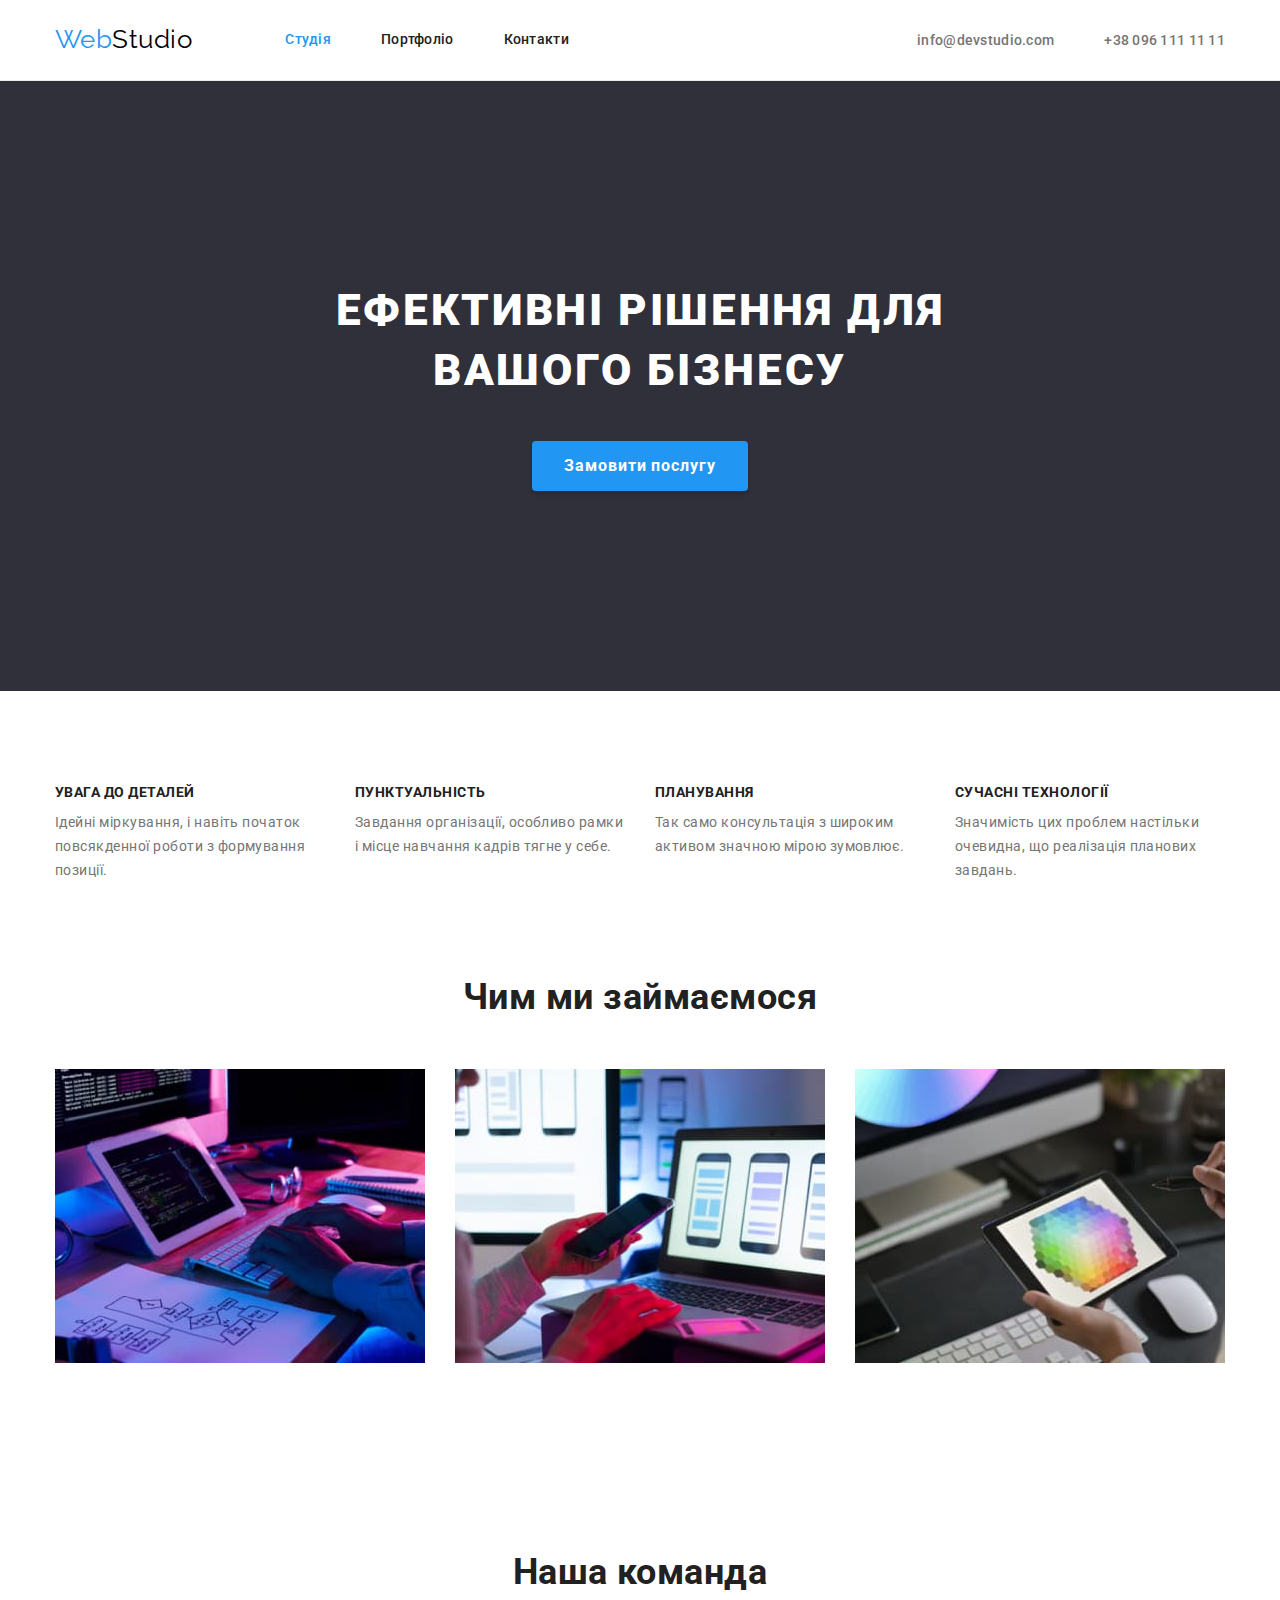
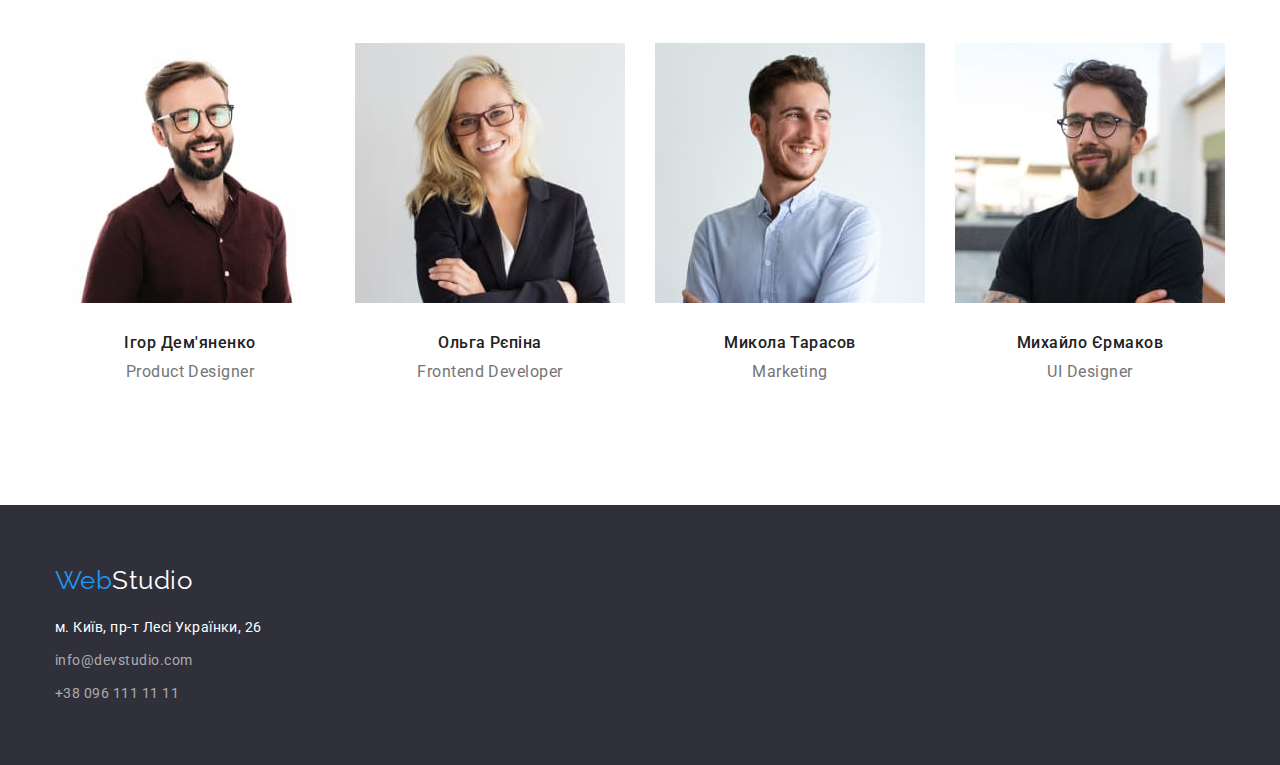
<file: index.html>
<!DOCTYPE html>
<html lang="uk">
  <head>
    <meta charset="UTF-8" />
    <meta http-equiv="X-UA-Compatible" content="IE=edge" />
    <meta name="viewport" content="width=device-width, initial-scale=1.0" />
    <title>WebStudio</title>
    <link rel="preconnect" href="https://fonts.googleapis.com" />
    <link rel="preconnect" href="https://fonts.gstatic.com" crossorigin />
    <link
      href="https://fonts.googleapis.com/css2?family=Raleway:wght@700&family=Roboto:wght@400;500;700;900&display=swap"
      rel="stylesheet"
    />
    <link rel="stylesheet" href="https://cdnjs.cloudflare.com/ajax/libs/modern-normalize/1.1.0/modern-normalize.min.css">
    <link rel="stylesheet" href="./css/styles.css" />
  </head>
  <body>
    <header class="header">
      <div class="container header-pages">
        <nav class="site-nav">
          <a href="/" class="logo"><span class="logo-span">Web</span>Studio</a>
          <ul class="site-nav list">
            <li class="item">
              <a href="./index.html" class="link current">Студія</a>
            </li>
            <li class="item">
              <a href="./portfolio.html" class="link">Портфоліо</a>
            </li>
            <li class="item">
              <a href="/" class="link">Контакти</a>
            </li>
          </ul>
        </nav>
        <ul class="address-link list">
          <li class="item">
            <a href="mailto:info@devstudio.com" class="link">info@devstudio.com</a>
          </li>
          <li class="item">
            <a href="tel:+380961111111" class="link">+38 096 111 11 11</a>
          </li>
        </ul>
      </div>
    </header>
    <main>
      <section class="hero">
        <div class="container">
          <h1 class="hero-title">Ефективні рішення для вашого бізнесу</h1>
        </div>
        <div class="container">
          <button type="button" class="button primary">Замовити послугу</button>
        </div>
      </section>
      <section class="section feature">
        <div class="container">
          <ul class="feature-list list">
            <li class="item">
              <h3 class="title">Увага до деталей</h3>
              <p class="text">Ідейні міркування, і навіть початок повсякденної роботи з формування позиції.</p>
            </li>
            <li class="item">
              <h3 class="title">Пунктуальність</h3>
              <p class="text">Завдання організації, особливо рамки і місце навчання кадрів тягне у себе.</p>
            </li>
            <li class="item">
              <h3 class="title">Планування</h3>
              <p class="text">Так само консультація з широким активом значною мірою зумовлює.</p>
            </li>
            <li class="item">
              <h3 class="title">Сучасні технології</h3>
              <p>Значимість цих проблем настільки очевидна, що реалізація планових завдань.</p>
            </li>
          </ul>
        </div>
      </section>
      <section class="section">
        <div class="container works">
          <h2 class="section-title">Чим ми займаємося</h2>
          <ul class="works-list list">
            <li class="item">
              <img src="./images/box1.jpg" alt="Працюємо над симатичним та якісним кодом сайтів" width="370" />
            </li>
            <li class="item">
              <img src="./images/box2.jpg" alt="Створюємо мобільні застосунки" width="370" />
            </li>
            <li class="item">
              <img src="./images/box3.jpg" alt="Розробляємо дизайн сайтів" width="370" />
            </li>
          </ul>
        </div>
      </section>
      <section class="section-team">
        <div class="container team">
          <h2 class="section-title">Наша команда</h2>
          <ul class="team-list list">
            <li class="item">
              <img src="./images/teamcard1.jpg" alt="Ігор Дем'яненко на посаді Product Designer" width="270" />
              <div class="team-title-text">
                <h3 class="team-title">Ігор Дем'яненко</h3>
                <p class="team-text">Product Designer</p>
              </div>
            </li>
            <li class="item">
              <img src="./images/teamcard2.jpg" alt="Ольга Рєпіна на посаді Frontend Developer" width="270" />
              <div class="team-title-text">
                <h3 class="team-title">Ольга Рєпіна</h3>
                <p class="team-text">Frontend Developer</p>
              </div>
            </li>
            <li class="item">
              <img src="./images/teamcard3.jpg" alt="Микола Тарасов на посаді Marketing" width="270" />
              <div class="team-title-text">
                <h3 class="team-title">Микола Тарасов</h3>
                <p class="team-text">Marketing</p>
              </div>
            </li>
            <li class="item">
              <img src="./images/teamcard4.jpg" alt="Михайло Єрмаков на посаді UI Designer" width="270" />
              <div class="team-title-text">
                <h3 class="team-title">Михайло Єрмаков</h3>
                <p class="team-text">UI Designer</p>
              </div>
            </li>
          </ul>
        </div>
      </section>
    </main>
    <footer class="footer">
      <div class="container">
        <a href="/" class="footer-logo"><span class="logo-span">Web</span>Studio</a>
        <address>
          <ul class="footer-address">
            <li class="item">
              <a href="https://goo.gl/maps/CPtrU1FHBa2aNyZL9" class="footer-link" target="_blank"
                rel="noopener noreferrer nofollow">
                м. Київ, пр-т Лесі Українки, 26
              </a>
            </li>
            <li class="item">
              <a href="mailto:info@devstudio.com" class="link">info@devstudio.com</a>
            </li>
            <li class="item">
              <a href="tel:+380961111111" class="link">+38 096 111 11 11</a>
            </li>
          </ul>
        </address>
      </div>
    </footer>
  </body>
</html>
</file>
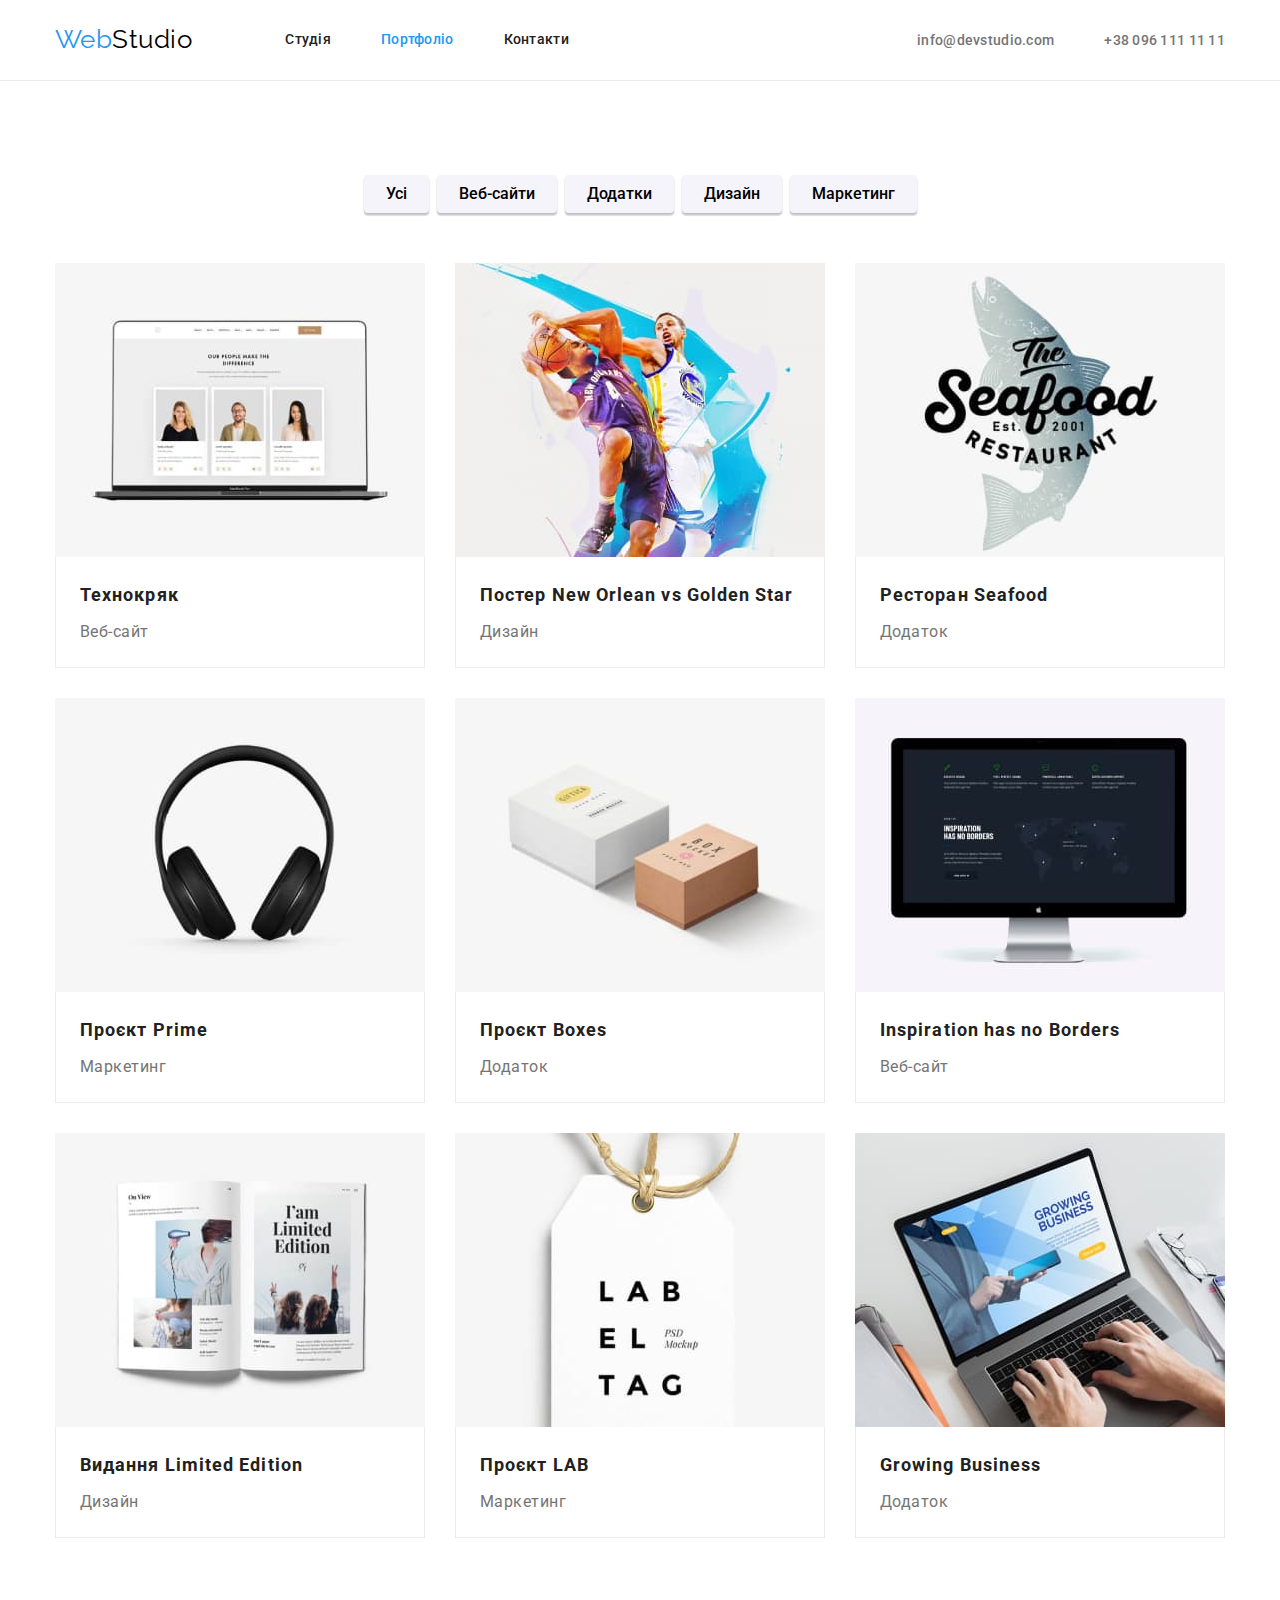
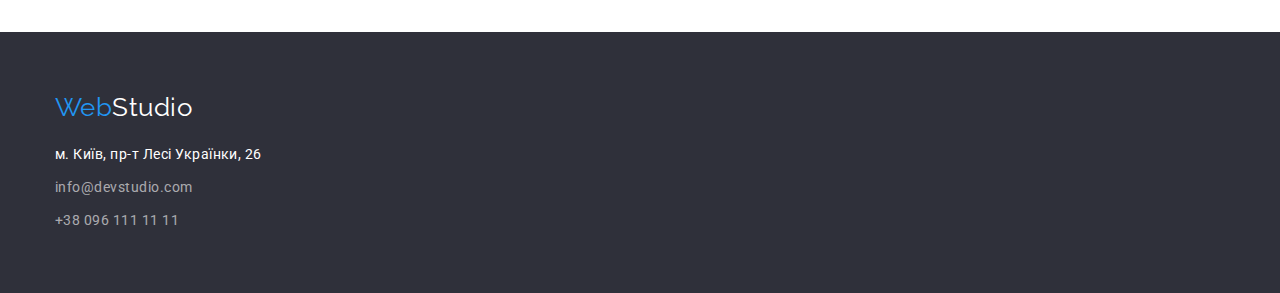
<file: portfolio.html>
<!DOCTYPE html>
<html lang="uk">
  <head>
    <meta charset="UTF-8" />
    <meta http-equiv="X-UA-Compatible" content="IE=edge" />
    <meta name="viewport" content="width=device-width, initial-scale=1.0" />
    <title>WebStudio</title>
    <link rel="preconnect" href="https://fonts.googleapis.com" />
    <link rel="preconnect" href="https://fonts.gstatic.com" crossorigin />
    <link
      href="https://fonts.googleapis.com/css2?family=Raleway:wght@700&family=Roboto:wght@400;500;700;900&display=swap"
      rel="stylesheet"
    />
    <link rel="stylesheet" href="https://cdnjs.cloudflare.com/ajax/libs/modern-normalize/1.1.0/modern-normalize.min.css">
    <link rel="stylesheet" href="./css/styles.css" />
  </head>
  <body>
    <header class="header">
      <div class="container header-pages">
        <nav class="site-nav">
          <a href="/" class="logo"><span class="logo-span">Web</span>Studio</a>
          <ul class="site-nav list">
            <li class="item">
              <a href="./index.html" class="link">Студія</a>
            </li>
            <li class="item">
              <a href="./portfolio.html" class="link current">Портфоліо</a>
            </li>
            <li class="item">
              <a href="/" class="link">Контакти</a>
            </li>
          </ul>
        </nav>
        <ul class="address-link list">
          <li class="item">
            <a href="mailto:info@devstudio.com" class="link">info@devstudio.com</a>
          </li>
          <li class="item">
            <a href="tel:+380961111111" class="link">+38 096 111 11 11</a>
          </li>
        </ul>
      </div>
    </header>
    <main>
      <section class="section">
        <div class="container">
          <ul class="filter-list list">
            <li class="item"><button type="button" class="button-list">Усі</button></li>
            <li class="item"><button type="button" class="button-list">Веб-сайти</button></li>
            <li class="item"><button type="button" class="button-list">Додатки</button></li>
            <li class="item"><button type="button" class="button-list">Дизайн</button></li>
            <li class="item"><button type="button" class="button-list">Маркетинг</button></li>
          </ul>
          <ul class="project-list list">
            <li class="item">
              <img src="./images/project1.jpg" alt="" width="370" />
              <div class="project-title-text">
                <h2 class="portfolio-title">Технокряк</h2>
                <p class="portfolio-text">Веб-сайт</p>
              </div>
            </li>
            <li class="item">
              <img src="./images/project2.jpg" alt="" width="370" />
              <div class="project-title-text">
                <h2 class="portfolio-title">Постер New Orlean vs Golden Star</h2>
                <p class="portfolio-text">Дизайн</p>
              </div>
            </li>
            <li class="item">
              <img src="./images/project3.jpg" alt="" width="370" />
              <div class="project-title-text">
                <h2 class="portfolio-title">Ресторан Seafood</h2>
                <p class="portfolio-text">Додаток</p>
              </div>
            </li>
            <li class="item">
              <img src="./images/project4.jpg" alt="" width="370" />
              <div class="project-title-text">
                <h2 class="portfolio-title">Проєкт Prime</h2>
                <p class="portfolio-text">Маркетинг</p>
              </div>
            </li>
            <li class="item">
              <img src="./images/project5.jpg" alt="" width="370" />
              <div class="project-title-text">
                <h2 class="portfolio-title">Проєкт Boxes</h2>
                <p class="portfolio-text">Додаток</p>
              </div>
            </li>
            <li class="item">
              <img src="./images/project6.jpg" alt="" width="370" />
              <div class="project-title-text">
                <h2 class="portfolio-title">Inspiration has no Borders</h2>
                <p class="portfolio-text">Веб-сайт</p>
              </div>
            </li>
            <li class="item">
              <img src="./images/project7.jpg" alt="" width="370" />
              <div class="project-title-text">
                <h2 class="portfolio-title">Видання Limited Edition</h2>
                <p class="portfolio-text">Дизайн</p>
              </div>
            </li>
            <li class="item">
              <img src="./images/project8.jpg" alt="" width="370" />
              <div class="project-title-text">
                <h2 class="portfolio-title">Проєкт LAB</h2>
                <p class="portfolio-text">Маркетинг</p>
              </div>
            </li>
            <li class="item">
              <img src="./images/project9.jpg" alt="" width="370" />
              <div class="project-title-text">
                <h2 class="portfolio-title">Growing Business</h2>
                <p class="portfolio-text">Додаток</p>
              </div>
            </li>
          </ul>
        </div>
      </section>
    </main>
    <footer class="footer">
      <div class="container">
        <a href="/" class="footer-logo"><span class="logo-span">Web</span>Studio</a>
        <address>
          <ul class="footer-address">
            <li class="item">
              <a href="https://goo.gl/maps/CPtrU1FHBa2aNyZL9" class="footer-link" target="_blank"
                rel="noopener noreferrer nofollow">
                м. Київ, пр-т Лесі Українки, 26
              </a>
            </li>
            <li class="item">
              <a href="mailto:info@devstudio.com" class="link">info@devstudio.com</a>
            </li>
            <li class="item">
              <a href="tel:+380961111111" class="link">+38 096 111 11 11</a>
            </li>
          </ul>
        </address>
      </div>
    </footer>
  </body>
</html>
</file>
<file: css/styles.css>
/* Лого колір тексту #000000 */
/* головний колір тексту #757575 */
/* другорядний коліт тексту #212121 */
/* колір тексту #FFFFFF */
/* колір акценту #2196F3 */
/* головний колір тексту #F5F5F5 */
/* другорядний колір фону #F5F4FA */
/* колір фону футеда */


:root {
    --priamary-text-color: #757575;
    --title-text-color: #212121;
    --accent-color: #2196F3;
    --hero-footer-text-color: #FFFFFF;
    --bacground-priamary: #FFFFFF;
    --bacground-color-team-button-list: #F5F4FA;
    --bacground-footer-color: #2F303A;

}

body {
    background-color: var(--bacground-priamary);
    color: var(--priamary-text-color);
    font-family: Roboto, sans-serif;
    letter-spacing: 0.03em;
}

.container{
    width: 1200px;
    padding-left: 15px;
    padding-right: 15px;
    margin-left: auto;
    margin-right: auto;
}

.list {
    padding: 0;
    margin: 0;
    list-style: none;
}

h1, h2, h3, h4, h5, h6, ul, p {
    margin-top: 0;
    margin-bottom: 0;
}

img {
    display: block;
    max-width: 100%;
    height: auto;
}

/* Header pages*/

.header{
    display: block;
    border-bottom: 1px solid #ECECEC;
}

.header-pages{
    display: flex;
    align-items: center;
}

/* Logo */

.logo {
    display: block;
    padding-top: 24px;
    padding-bottom: 25px;
    margin-right: 93px;
    color: #000000;
    font-family: Raleway, sans-serif;
    font-size: 26px;
    line-height: 1.19;
    text-decoration: none;
}

.logo-span {
    color: var(--accent-color);
}

/* Site nav */

.site-nav{
    display: flex;
}

.site-nav .item{
    margin-right: 50px;
}

.site-nav .item:last-child{
    margin-right: 0px;
}


.site-nav .link {
    display: block;
    padding-top: 32px;
    padding-bottom: 32px;
    color: var(--title-text-color);
    font-weight: 500;
    font-size: 14px;
    line-height: 1.14;
    letter-spacing: 0.02em;
    text-decoration: none;
}

.site-nav .link:hover,
.site-nav .link:focus {
    color: var(--accent-color);
}

.site-nav .link.current {
    color: var(--accent-color)
}

/* Address link */

.address-link{
    display: flex;
    margin-left: auto;
}

.address-link .item{
    margin-right: 50px;
}

.address-link .item:last-child{
    margin-right: 0px;
}

.address-link .link {
    color: var(--priamary-text-color);
    font-weight: 500;
    font-size: 14px;
    line-height: 1.14;
    letter-spacing: 0.02em;
    text-decoration: none;
}

.address-link .link:hover,
.address-link .link:focus {
    color: var(--accent-color);
}

/* Hero */

.hero {
    padding-top: 200px;
    padding-bottom: 200px;
    background-color: #2F303A;
    text-align: center;
}

.hero-title {
    margin-bottom: 40px;
    margin-left: 237px;
    margin-right: 237px;

    color: var(--hero-footer-text-color);
    font-weight: 900;
    font-size: 44px;
    line-height: 1.36;
    letter-spacing: 0.06em;
    text-transform: uppercase;
}

/* Section */

.section {
    padding-top: 94px;
    padding-bottom: 94px;
}

.feature {
    padding-top: 94px;
    padding-bottom: 0px;
}

.section-title {
    margin-bottom: 50px;
    color: var(--title-text-color);
    font-weight: 700;
    font-size: 36px;
    line-height: 1.17;
    text-align: center;
}

/* Features */

.feature-list{
    padding-bottom: 0px;
}

.feature-list {
    display: flex;
    flex-wrap: wrap;
    color: var(--priamary-text-color);
    font-size: 14px;
    line-height: 1.71;
}

.feature-list .item{
    margin-right: 30px;
    width: 270px;
}

.feature-list .item:last-child{
    margin-right: 0px;
}

.feature-list .title {
    margin-bottom: 10px;

    color: var(--title-text-color);
    font-weight: 700;
    font-size: 14px;
    line-height: 1.14;
    text-transform: uppercase;
}

.feature-list .text {
    margin-top: 0;
    margin-bottom: 0px;
}

/* Works */

.works-list{
    display: flex;
    flex-wrap: wrap;
}

.works .item{
    margin-right: 30px;
    width: 370px;
}

.works .item:last-child{
    margin-right: 0px;
}

/* Team */

.team-title-text{
    padding-top: 30px;
    padding-bottom: 30px;
}

.team .item{
    margin-right: 30px;
    width: 270px;
    text-align: center;
}

.team .item:last-child{
    margin-right: 0px;
}

.section-team {
    background-color: var(--bacground-color-team);
    padding-top: 94px;
    padding-bottom: 94px;
}

.team-title {
    color: var(--title-text-color);
    font-weight: 500;
    font-size: 16px;
    line-height: 1.19;
}

.team-list {
    display: flex;
    flex-wrap: wrap;
    background-color: var(--hero-footer-text-color);
}

.team-text {
    margin-top: 10px;
    color: var(--priamary-text-color);
    font-size: 16px;
    line-height: 1.19;
}

/* Footer */
.footer {
    padding-top: 60px;
    padding-bottom: 60px;
    background-color: var(--bacground-footer-color);
}

.footer-address{
    margin-top: 20px;
    font-style: normal;
    list-style: none;
    padding: 0px;
}

.footer-address .item{
    margin-bottom: 9px;
}

.footer-address .item:nth-last-child(1){
    margin-bottom: 0px;
}

.footer .link{
    /* padding-top: 9px; */
    color: rgba(255, 255, 255, 0.6);
    text-decoration: none;
    font-style: normal;
    font-size: 14px;
    line-height: 1.71;

}

.footer .link:hover, 
.footer .link:focus{
    color: var(--accent-color)
}

.footer-logo {
    color: var(--hero-footer-text-color);
    font-family: Raleway, sans-serif;
    font-size: 26px;
    line-height: 1.19;
    text-decoration: none;
}

.footer-link {
    color: var(--hero-footer-text-color);
    font-size: 14px;
    line-height: 1.71;
    text-decoration: none;
}

/* Button */

.button {
    color: var(--hero-footer-text-color);
    background-color: var(--accent-color);
    cursor: pointer;
}

.button.secondary {
    color: var(--accent-color);
    background-color: var(--hero-footer-text-color);
}

.button.primary {
    border-radius: 4px;
    padding: 10px 32px;
    min-width: 216px;
    border: 0;
    color: var(--hero-footer-text-color);
    background-color: var(--accent-color);
    box-shadow: 0px 4px 4px rgba(0, 0, 0, 0.15);
    font-weight: 700;
    font-family: inherit;
    font-size: 16px;
    line-height: 1.88;
    align-items: center;
    text-align: center;
    letter-spacing: 0.06em;
}

.button-list {
    padding: 6px 22px;
    font-weight: 500;
    font-family: inherit;
    font-size: 16px;
    line-height: 1.63;
    border: 0;
    text-align: center;
    background-color: var(--bacground-color-team-button-list);
    box-shadow: 0px 3px 1px rgba(0, 0, 0, 0.1), 0px 1px 2px rgba(0, 0, 0, 0.08), 0px 2px 2px rgba(0, 0, 0, 0.12);
    border-radius: 4px;
    cursor: pointer
}

.button-list:hover,
.button-list:focus {
    color: var(--hero-footer-text-color);
    background-color: var(--accent-color)
    
}

/* Portfolio page styles */

.filter-list{
    display: flex;
    flex-wrap: wrap;
    justify-content: center;
    margin-bottom: 50px;
}

.filter-list .item{
    margin-right: 8px;
}

.filter-list .item:last-child{
    margin-right: 0px;
}

.project-list{
    display: flex;
    flex-wrap: wrap;
}

.project-list .item{
    width: 370px;
    margin-right: 30px;
    margin-bottom: 30px;
    background-color: var(--bacground-priamary);

}

.project-list .item:nth-child(3n){
    margin-right: 0px;
}

.project-list .item:nth-last-child(-n + 3){
    margin-bottom: 0px;
}

.project-title-text{
    padding: 20px 24px;
    border-left: 1px solid #ECECEC;
    border-right: 1px solid #ECECEC;
    border-bottom: 1px solid #ECECEC;
}

.portfolio-title {
    color: var(--title-text-color);
    font-weight: 700;
    font-size: 18px;
    line-height: 2.0;
    letter-spacing: 0.06em;
}

.portfolio-text {
    margin-top: 4px;
    color: var(--priamary-text-color);
    font-size: 16px;
    line-height: 1.88;
}
</file>
